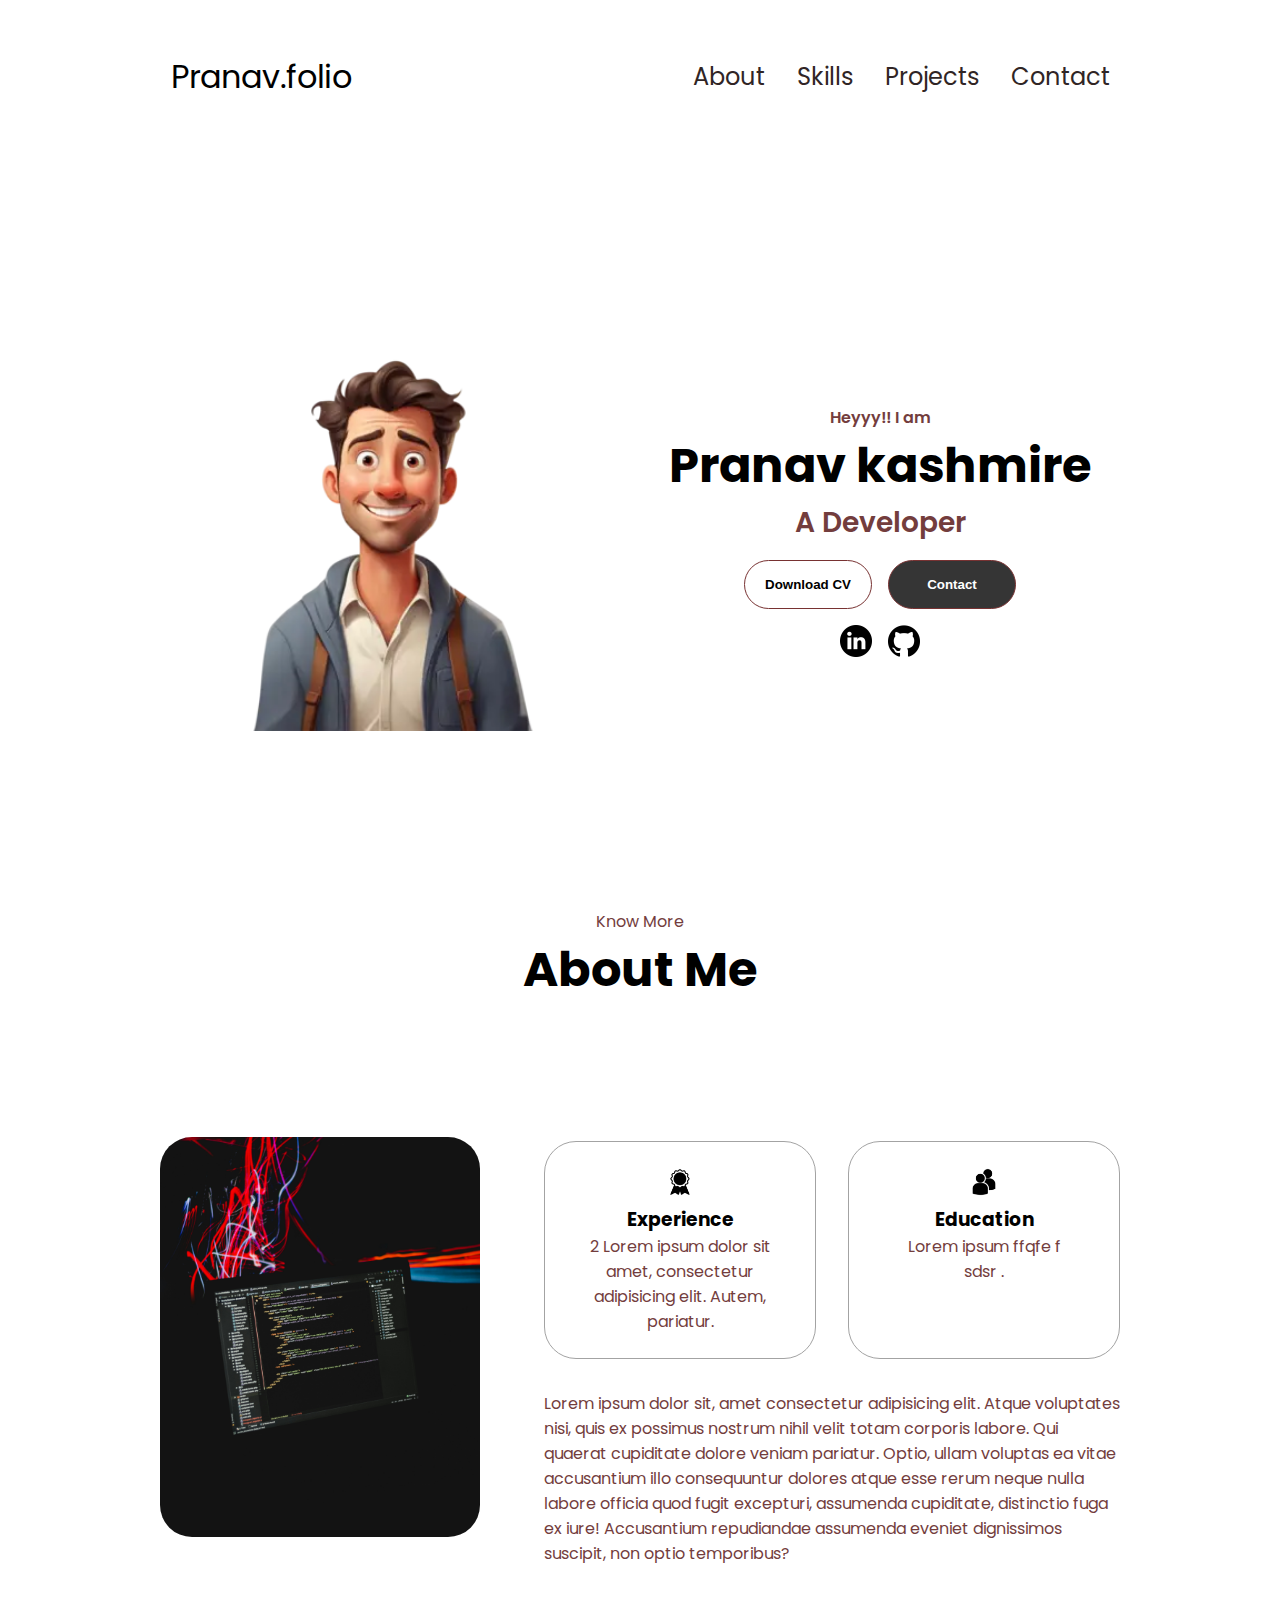
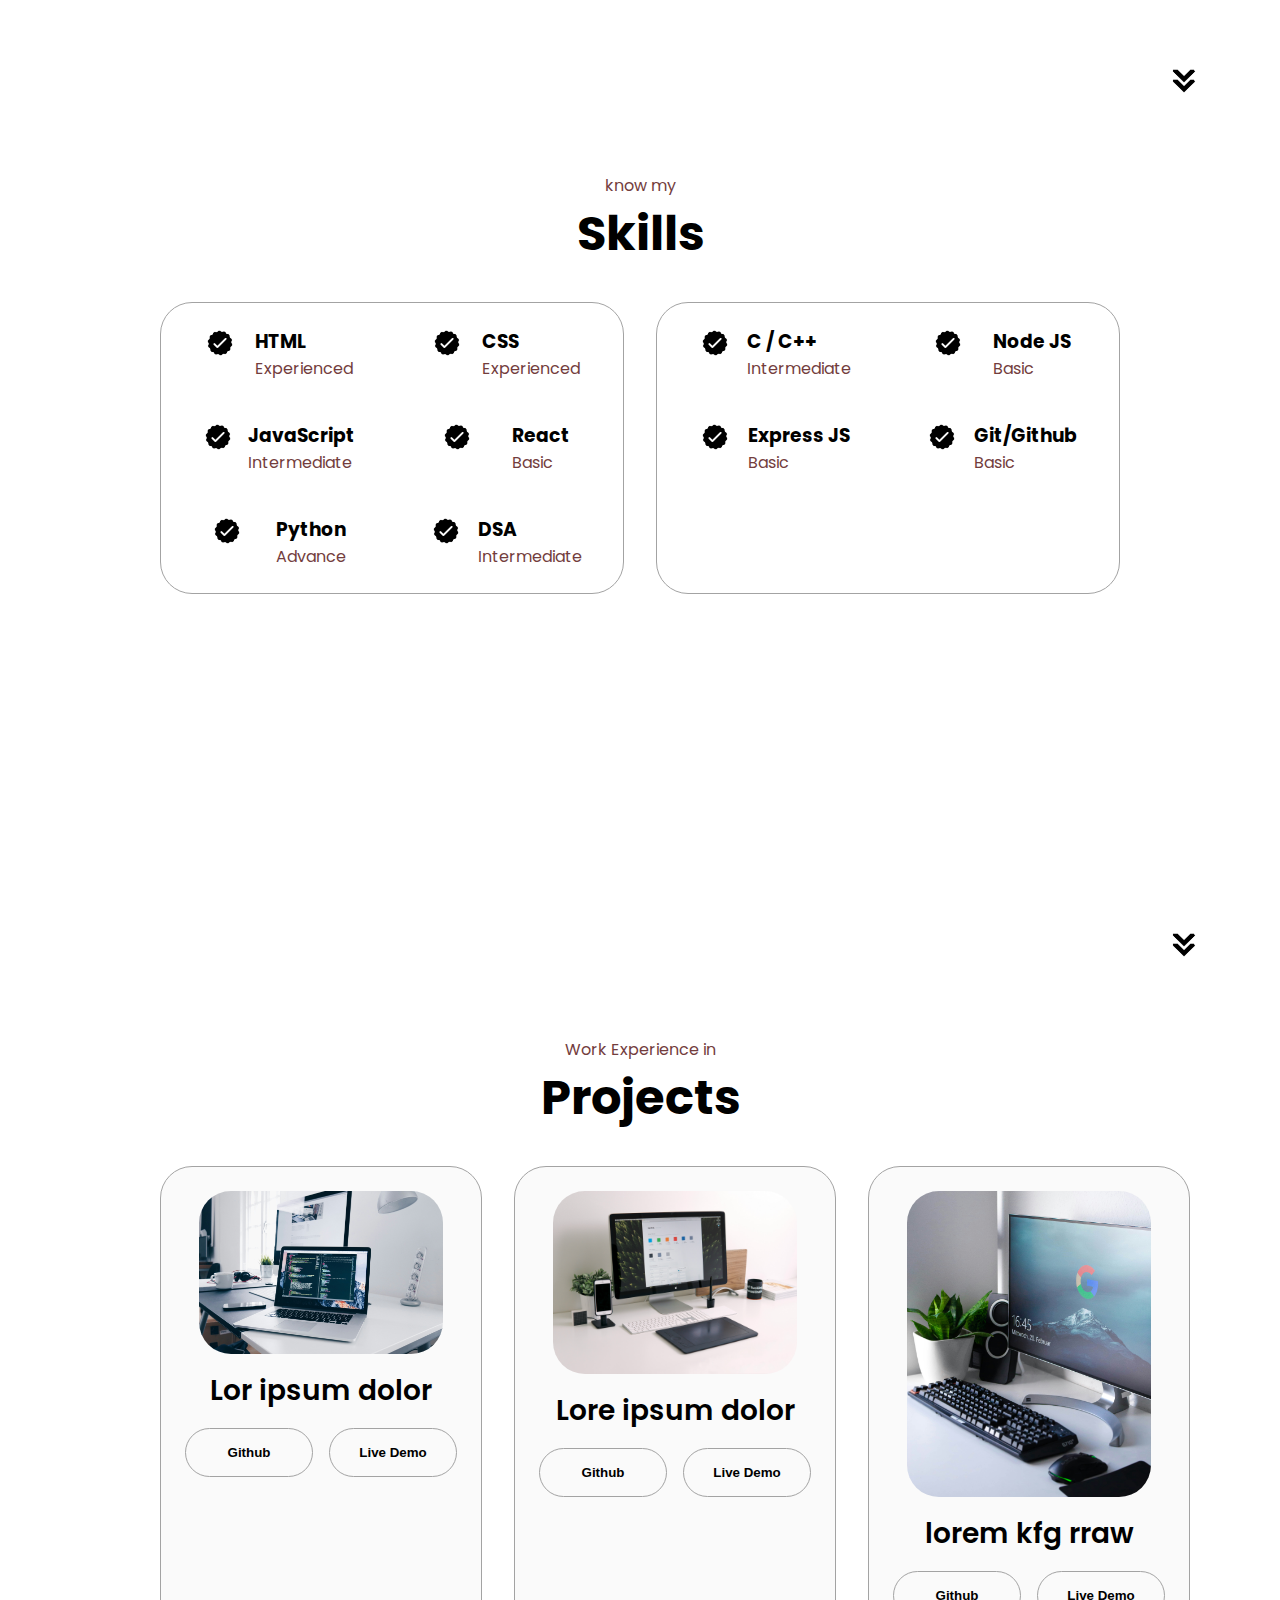
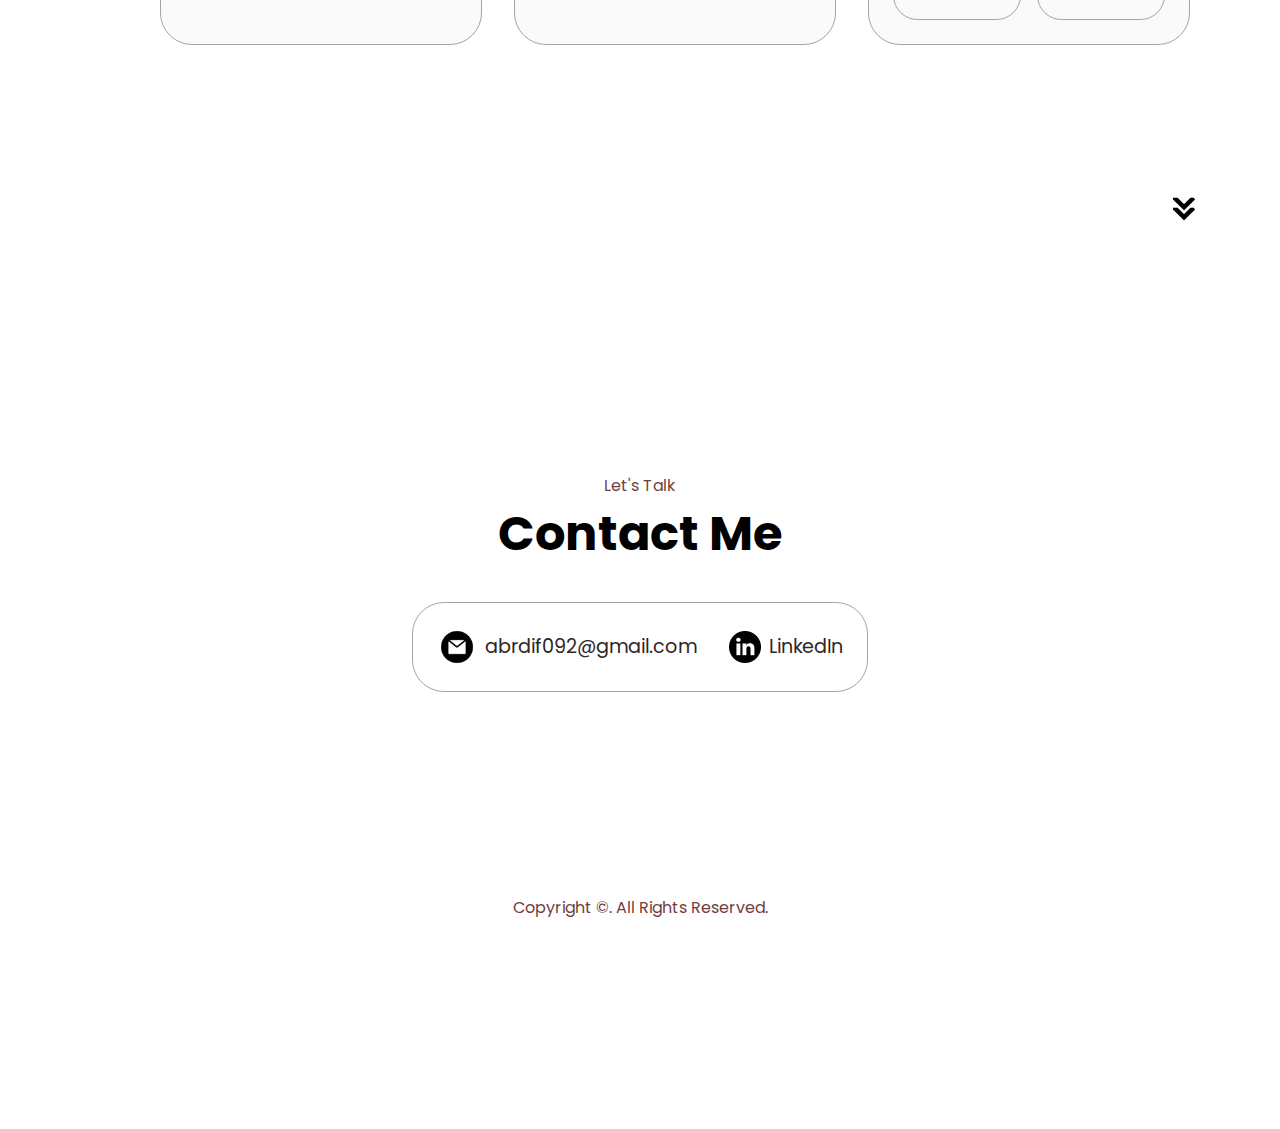
<file: task-2- Landing page/index.html>
<!DOCTYPE html>
<html lang="en">
  <head>
    <meta charset="UTF-8" />
    <meta http-equiv="X-UA-Compatible" content="IE=edge" />
    <meta name="viewport" content="width=device-width, initial-scale=1.0" />
    <title>Pranav-folio</title>
    <link rel="stylesheet" href="style.css" />
    
  </head>
  <body>
    <nav id="desktop-nav">
      <div class="logo">Pranav.folio</div>
      <div>
        <ul class="nav-links">
          <li><a href="#about">About</a></li>
          <li><a href="#experience">Skills</a></li>
          <li><a href="#projects">Projects</a></li>
          <li><a href="#contact">Contact</a></li>
        </ul>
      </div>
    </nav>
    <nav id="hamburger-nav">
      <div class="logo">John Doe</div>
      <div class="hamburger-menu">
        <div class="hamburger-icon" onclick="toggleMenu()">
          <span></span>
          <span></span>
          <span></span>
        </div>
        <div class="menu-links">
          <li><a href="#about" onclick="toggleMenu()">About</a></li>
          <li><a href="#Skills" onclick="toggleMenu()">Skills</a></li>
          <li><a href="#projects" onclick="toggleMenu()">Projects</a></li>
          <li><a href="#contact" onclick="toggleMenu()">Contact</a></li>
        </div>
      </div>
    </nav>
    <section id="profile">
      <div class="section__pic-container">
        <img src="./assets/profile-pic.png" alt="Pranav profile picture" />
      </div>
      <div class="section__text">
        <p class="section__text__p1">Heyyy!! I am</p>
        <h1 class="title">Pranav kashmire</h1>
        <p class="section__text__p2">A Developer</p>
        <div class="btn-container">
          <button
            class="btn btn-color-2"
            onclick="window.open('./assets/myresume.pdf')"
          >
            Download CV 
          </button>
          <button class="btn btn-color-1" onclick="location.href='./#contact'">
            Contact 
          </button>
        </div>
        <div id="socials-container">
          <img
            src="./assets/linkedin.png"
            alt="My LinkedIn profile"
            class="icon"
            onclick="location.href=""
          />
          <img
            src="./assets/github.png"
            alt="My Github profile"
            class="icon"
            onclick="location.href='"
          />
        </div>
      </div>
    </section>
    <section id="about">
      <p class="section__text__p1">Know More</p>
      <h1 class="title">About Me</h1>
      <div class="section-container">
        <div class="section__pic-container">
          <img
            src="./assets/about-me.jpg"
            alt="Profile picture"
            class="about-pic"
          />
        </div>
        <div class="about-details-container">
          <div class="about-containers">
            <div class="details-container">
              <img
                src="./assets/experience.png"
                alt="Experience icon"
                class="icon"
              />
              <h3>Experience</h3>
              <p>2 Lorem ipsum dolor sit amet, consectetur adipisicing elit. Autem, pariatur.
              </p>
            </div>
            <div class="details-container">
              <img
                src="./assets/education.png"
                alt="Education icon"
                class="icon"
              />
              <h3>Education</h3>
              <p>Lorem  ipsum ffqfe f<br> sdsr .</p>
            </div>
          </div>
          <div class="text-container">
            <p>
             Lorem ipsum dolor sit, amet consectetur adipisicing elit. Atque voluptates nisi, quis ex possimus nostrum nihil velit totam corporis labore. Qui quaerat cupiditate dolore veniam pariatur. Optio, ullam voluptas ea vitae accusantium illo consequuntur dolores atque esse rerum neque nulla labore officia quod fugit excepturi, assumenda cupiditate, distinctio fuga ex iure! Accusantium repudiandae assumenda eveniet dignissimos suscipit, non optio temporibus?
            </p>
          </div>
        </div>
      </div>
      <img
        src="./assets/arrow.png"
        alt="Arrow icon"
        class="icon arrow"
        onclick="location.href='./#experience'"
      />
    </section>
    <section id="experience">
      <p class="section__text__p1">know my</p>
      <h1 class="title">Skills</h1>
      <div class="experience-details-container">
        <div class="about-containers">
          <div class="details-container">
            
            <div class="article-container">
              <article>
                <img
                  src="./assets/mark.png"
                  alt="Experience icon"
                  class="icon"
                />
                <div>
                  <h3>HTML</h3>
                  <p>Experienced</p>
                </div>
              </article>
              <article>
                <img
                  src="./assets/mark.png"
                  alt="Experience icon"
                  class="icon"
                />
                <div>
                  <h3>CSS</h3>
                  <p>Experienced</p>
                </div>
              </article>
              <article>
                <img
                  src="./assets/mark.png"
                  alt="Experience icon"
                  class="icon"
                />
                <div>
                  <h3>JavaScript</h3>
                  <p>Intermediate</p>
                </div>
              </article>
              <article>
                <img
                  src="./assets/mark.png"
                  alt="Experience icon"
                  class="icon"
                />
                <div>
                  <h3>React</h3>
                  <p>Basic</p>
                </div>
              </article>
              <article>
                <img
                  src="./assets/mark.png"
                  alt="Experience icon"
                  class="icon"
                />
                <div>
                  <h3>Python</h3>
                  <p>Advance</p>
                </div>
              </article>
              <article>
                <img
                  src="./assets/mark.png"
                  alt="Experience icon"
                  class="icon"
                />
                <div>
                  <h3>DSA</h3>
                  <p>Intermediate</p>
                </div>
              </article>
            </div>
          </div>
          <div class="details-container">
            
            <div class="article-container">
              <article>
                <img
                  src="./assets/mark.png"
                  alt="Experience icon"
                  class="icon"
                />
                <div>
                  <h3>C / C++</h3>
                  <p>Intermediate</p>
                </div>
              </article>
              <article>
                <img
                  src="./assets/mark.png"
                  alt="Experience icon"
                  class="icon"
                />
                <div>
                  <h3>Node JS</h3>
                  <p>Basic</p>
                </div>
              </article>
              <article>
                <img
                  src="./assets/mark.png"
                  alt="Experience icon"
                  class="icon"
                />
                <div>
                  <h3>Express JS</h3>
                  <p>Basic</p>
                </div>
              </article>
              <article>
                <img
                  src="./assets/mark.png"
                  alt="Experience icon"
                  class="icon"
                />
                <div>
                  <h3>Git/Github</h3>
                  <p>Basic</p>
                </div>
              </article>
            </div>
          </div>
        </div>
      </div>
      <img
        src="./assets/arrow.png"
        alt="Arrow icon"
        class="icon arrow"
        onclick="location.href='./#projects'"
      />
    </section>
    <section id="projects">
      <p class="section__text__p1">Work Experience in</p>
      <h1 class="title">Projects</h1>
      <div class="experience-details-container">
        <div class="about-containers">
          <div class="details-container color-container">
            <div class="article-container">
              <img
                src="./assets/project-1.jpg"
                alt="Project 1"
                class="project-img"
              />
            </div>
            <h2 class="experience-sub-title project-title">Lor ipsum dolor</h2>
            <div class="btn-container">
              <button
                class="btn btn-color-2 project-btn"
               
              >
                Github
              </button>
              <button
                class="btn btn-color-2 project-btn"
                onclick="location.href='https://github.com/'"
              >
                Live Demo
              </button>
            </div>
          </div>
          <div class="details-container color-container">
            <div class="article-container">
              <img
                src="./assets/project-2.jpg"
                alt="Project 2"
                class="project-img"
              />
            </div>
            <h2 class="experience-sub-title project-title">Lore ipsum dolor</h2>
            <div class="btn-container">
              <button
                class="btn btn-color-2 project-btn"
                onclick="location.href='https://github.com/'"
              >
                Github
              </button>
              <button
                class="btn btn-color-2 project-btn"
                onclick="location.href='https://github.com/'"
              >
                Live Demo
              </button>
            </div>
          </div>
          <div class="details-container color-container">
            <div class="article-container">
              <img
                src="./assets/project-3.jpg"
                alt="Project 3"
                class="project-img"
              />
            </div>
            <h2 class="experience-sub-title project-title">lorem kfg rraw</h2>
            <div class="btn-container">
              <button
                class="btn btn-color-2 project-btn"
                onclick="location.href='https://github.com/'"
              >
                Github
              </button>
              <button
                class="btn btn-color-2 project-btn"
                onclick="location.href='https://github.com/'"
              >
                Live Demo
              </button>
            </div>
          </div>
        </div>
      </div>
      <img
        src="./assets/arrow.png"
        alt="Arrow icon"
        class="icon arrow"
        onclick="location.href='./#contact'"
      />
    </section>
    <section id="contact">
      <p class="section__text__p1">Let's Talk</p>
      <h1 class="title">Contact Me</h1>
      <div class="contact-info-upper-container">
        <div class="contact-info-container">
          <img
            src="./assets/email.png"
            alt="Email icon"
            class="icon contact-icon email-icon"
          />
          <p><a href="mailto:examplemail@gmail.com">abrdif092@gmail.com</a></p>
        </div>
        <div class="contact-info-container">
          <img
            src="./assets/linkedin.png"
            alt="LinkedIn icon"
            class="icon contact-icon"
          />
          <p><a href="https://www.linkedin.com">LinkedIn</a></p>
        </div>
      </div>
    </section>
    <footer>
     
        
      <p>Copyright &#169;. All Rights Reserved.</p>
    </footer>
    <script src="script.js"></script>
  </body>
</html>
</file>
<file: task-2- Landing page/style.css>
@import url("https://fonts.googleapis.com/css2?family=Poppins:wght@300;400;500;600&display=swap");

* {
  margin: 0;
  padding: 0;
}

body {
  font-family: "Poppins", sans-serif;
}

html {
  scroll-behavior: smooth;
}

p {
  color: rgb(115, 61, 61);
}


a,
.btn {
  transition: all 300ms ease;
}


nav,
.nav-links {
  display: flex;
}

nav {
  justify-content: space-around;
  align-items: center;
  height: 17vh;
}

.nav-links {
  gap: 2rem;
  list-style: none;
  font-size: 1.5rem;
}

a {
  color: rgb(48, 37, 37);
  text-decoration: none;
  text-decoration-color: white;
}

a:hover {
  color: rgb(150, 132, 132);
  text-decoration: underline;
  text-underline-offset: 1rem;
  text-decoration-color: rgb(181, 181, 181);
}

.logo {
  font-size: 2rem;
}

.logo:hover {
  cursor: default;
}



#hamburger-nav {
  display: none;
}

.hamburger-menu {
  position: relative;
  display: inline-block;
}

.hamburger-icon {
  display: flex;
  flex-direction: column;
  justify-content: space-between;
  height: 24px;
  width: 30px;
  cursor: pointer;
}

.hamburger-icon span {
  width: 100%;
  height: 2px;
  background-color: black;
  transition: all 0.3 ease-in-out;
}

.menu-links {
  position: absolute;
  top: 100%;
  right: 0;
  background-color: rgb(135, 77, 77);
  width: fit-content;
  max-height: 0;
  overflow: hidden;
  transition: all 0.3 ease-in-out;
}

.menu-links a {
  display: block;
  padding: 10px;
  text-align: center;
  font-size: 1.5rem;
  color: black;
  text-decoration: none;
  transition: all 0.3 ease-in-out;
}

.menu-links li {
  list-style: none;
}

.menu-links.open {
  max-height: 300px;
}

.hamburger-icon.open span:first-child {
  transform: rotate(45deg) translate(10px, 5px);
}

.hamburger-icon.open span:nth-child(2) {
  opacity: 0;
}

.hamburger-icon.open span:last-child {
  transform: rotate(-45deg) translate(10px, -5px);
}

.hamburger-icon span:first-child {
  transform: none;
}

.hamburger-icon span:first-child {
  opacity: 1;
}

.hamburger-icon span:first-child {
  transform: none;
}

/* SECTIONS */

section {
  padding-top: 4vh;
  height: 96vh;
  margin: 0 10rem;
  box-sizing: border-box;
  min-height: fit-content;
}

.section-container {
  display: flex;
}

/* PROFILE SECTION */

#profile {
  display: flex;
  justify-content: center;
  gap: 5rem;
  height: 80vh;
}

.section__pic-container {
  display: flex;
  height: 400px;
  width: 400px;
  margin: auto 0;
}

.section__text {
  align-self: center;
  text-align: center;
}

.section__text p {
  font-weight: 600;
}

.section__text__p1 {
  text-align: center;
}

.section__text__p2 {
  font-size: 1.75rem;
  margin-bottom: 1rem;
}

.title {
  font-size: 3rem;
  text-align: center;
}

#socials-container {
  display: flex;
  justify-content: center;
  margin-top: 1rem;
  gap: 1rem;
}


.icon {
  cursor: pointer;
  height: 2rem;
}


.btn-container {
  display: flex;
  justify-content: center;
  gap: 1rem;
}

.btn {
  font-weight: 600;
  transition: all 300ms ease;
  padding: 1rem;
  width: 8rem;
  border-radius: 2rem;
}

.btn-color-1,
.btn-color-2 {
  border: rgb(120, 50, 50) 0.1rem solid;
}

.btn-color-1:hover,
.btn-color-2:hover {
  cursor: pointer;
}

.btn-color-1,
.btn-color-2:hover {
  background: rgb(53, 53, 53);
  color: white;
}

.btn-color-1:hover {
  background: rgb(0, 0, 0);
}

.btn-color-2 {
  background: none;
}

.btn-color-2:hover {
  border: rgb(255, 255, 255) 0.1rem solid;
}

.btn-container {
  gap: 1rem;
}

/* ABOUT SECTION */

#about {
  position: relative;
}

.about-containers {
  gap: 2rem;
  margin-bottom: 2rem;
  margin-top: 2rem;
}

.about-details-container {
  justify-content: center;
  flex-direction: column;
}

.about-containers,
.about-details-container {
  display: flex;
}

.about-pic {
  border-radius: 2rem;
}

.arrow {
  position: absolute;
  right: -5rem;
  bottom: 2.5rem;
}

.details-container {
  padding: 1.5rem;
  flex: 1;
  background: white;
  border-radius: 2rem;
  border: rgb(53, 53, 53) 0.1rem solid;
  border-color: rgb(163, 163, 163);
  text-align: center;
}

.section-container {
  gap: 4rem;
  height: 80%;
}

.section__pic-container {
  height: 400px;
  width: 400px;
  margin: auto 0;
}

#experience {
  position: relative;
}

.experience-sub-title {
  color: rgb(85, 85, 85);
  font-weight: 600;
  font-size: 1.75rem;
  margin-bottom: 2rem;
}

.experience-details-container {
  display: flex;
  justify-content: center;
  flex-direction: column;
}

.article-container {
  display: flex;
  text-align: initial;
  flex-wrap: wrap;
  flex-direction: row;
  gap: 2.5rem;
  justify-content: space-around;
}

article {
  display: flex;
  width: 10rem;
  justify-content: space-around;
  gap: 0.5rem;
}

article .icon {
  cursor: default;
}

#projects {
  position: relative;
}

.color-container {
  border-color: rgb(163, 163, 163);
  background: rgb(250, 250, 250);
}

.project-img {
  border-radius: 2rem;
  width: 90%;
  height: 90%;
}

.project-title {
  margin: 1rem;
  color: black;
}

.project-btn {
  color: black;
  border-color: rgb(163, 163, 163);
}

/* CONTACT */

#contact {
  display: flex;
  justify-content: center;
  flex-direction: column;
  height: 70vh;
}

.contact-info-upper-container {
  display: flex;
  justify-content: center;
  border-radius: 2rem;
  border: rgb(53, 53, 53) 0.1rem solid;
  border-color: rgb(163, 163, 163);
  background: (250, 250, 250);
  margin: 2rem auto;
  padding: 0.5rem;
}

.contact-info-container {
  display: flex;
  align-items: center;
  justify-content: center;
  gap: 0.5rem;
  margin: 1rem;
}

.contact-info-container p {
  font-size: larger;
}

.contact-icon {
  cursor: default;
}

.email-icon {
  height: 2.5rem;
}

footer {
  height: 26vh;
  margin: 0 1rem;
}

footer p {
  text-align: center;
}
</file>
